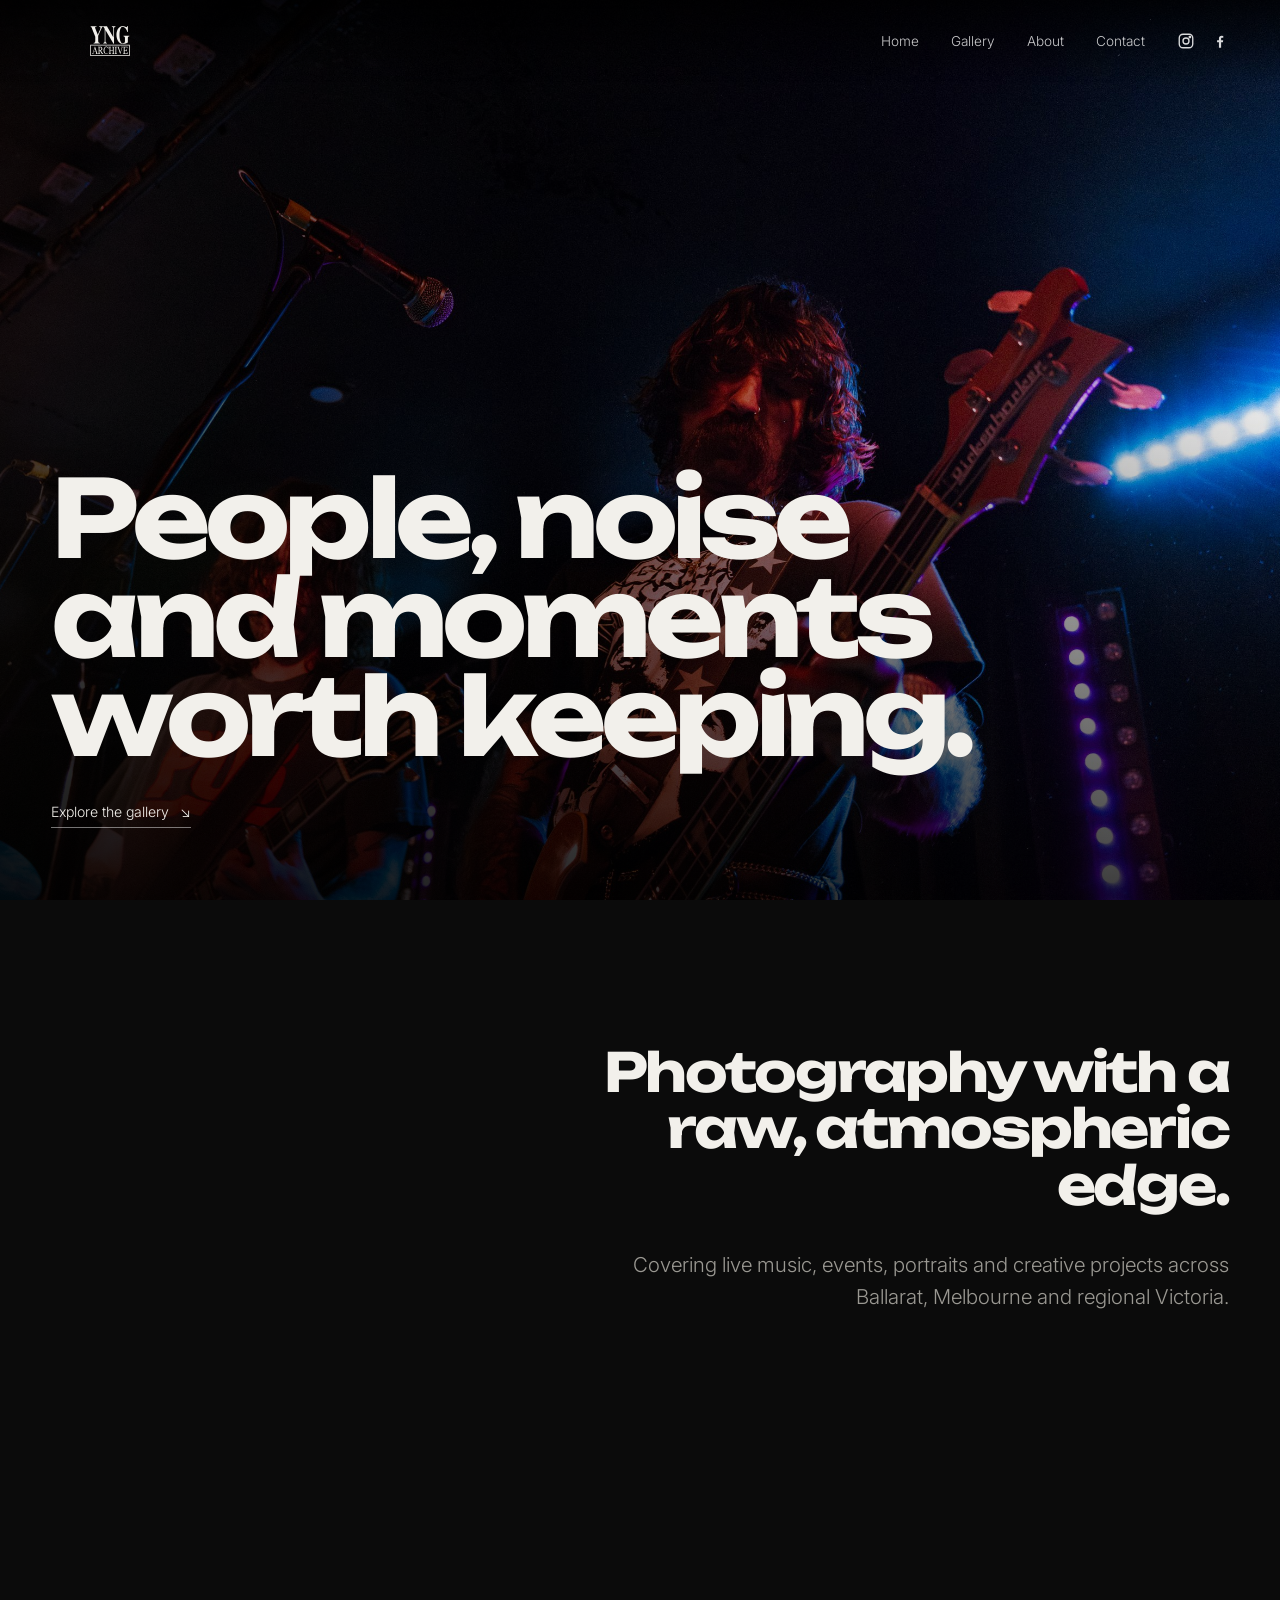
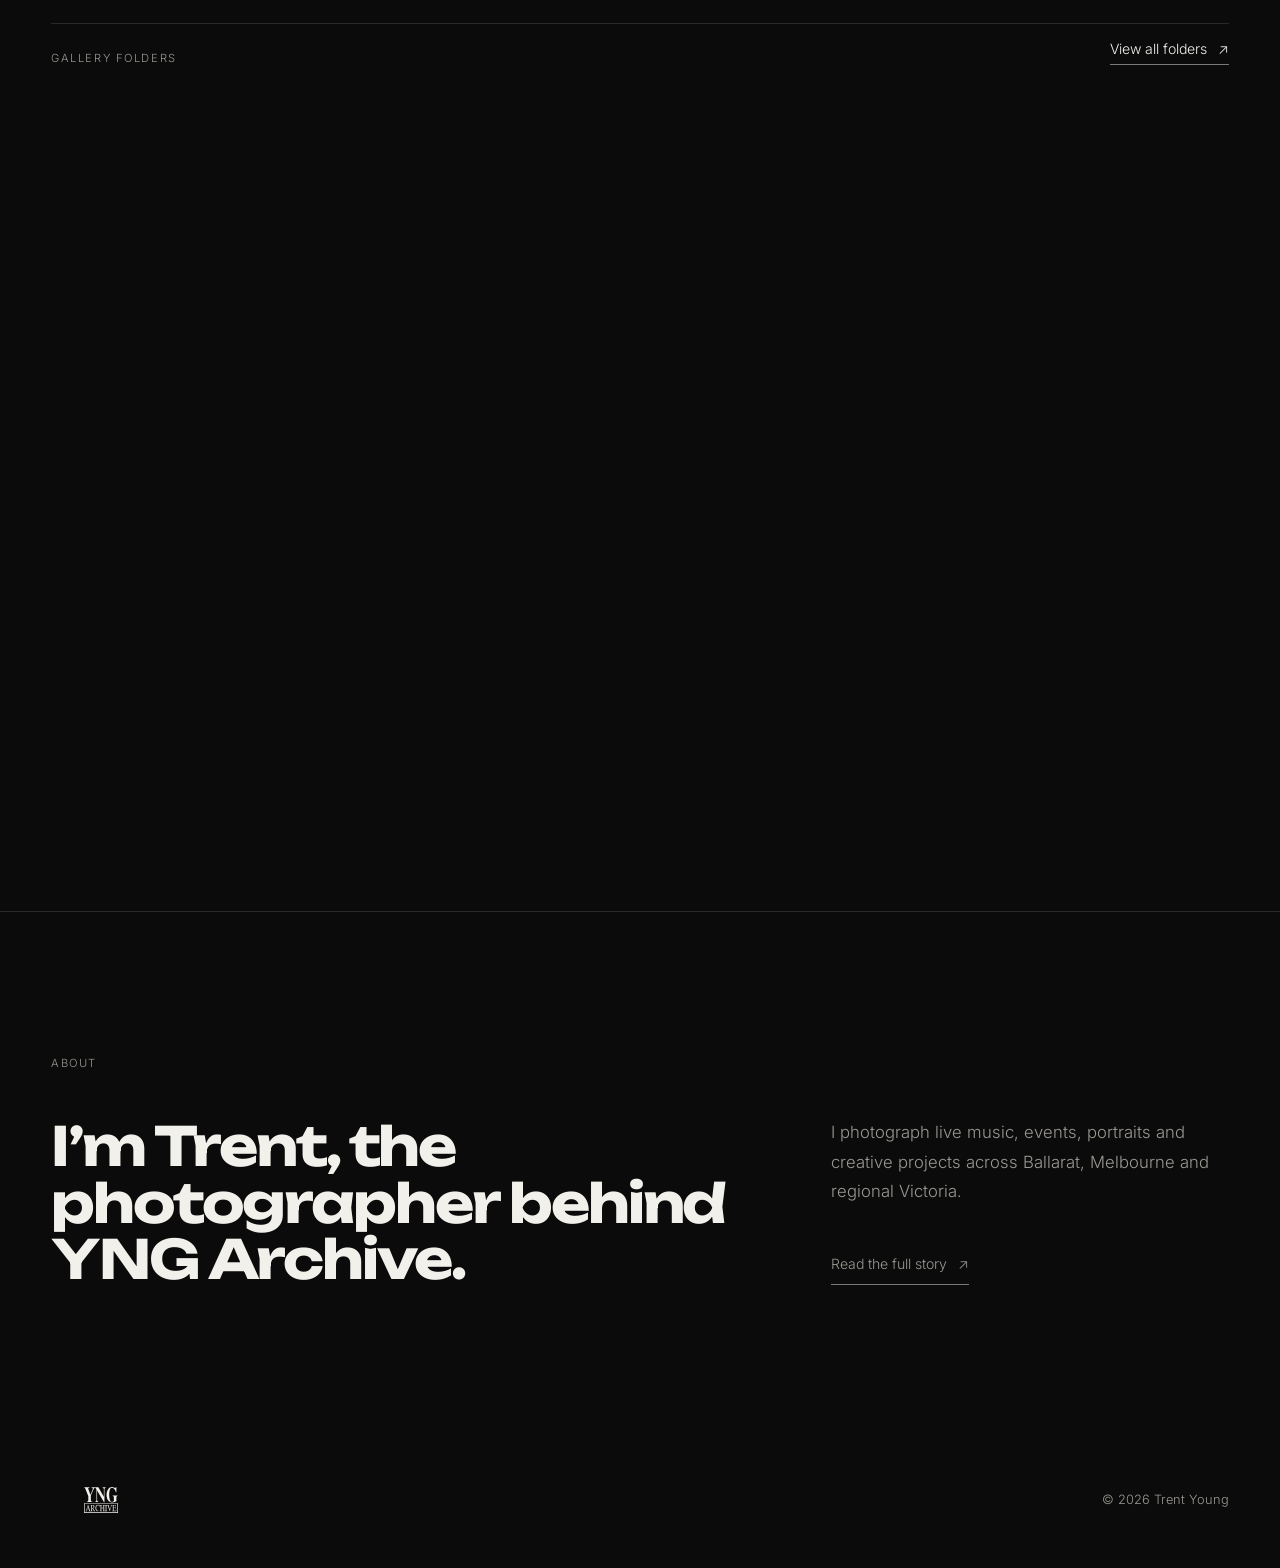
<file: index.html>
<!DOCTYPE html>
<html lang="en">
<head>
  <meta charset="UTF-8" />
  <meta name="viewport" content="width=device-width, initial-scale=1.0" />
  <meta name="description" content="YNG Archive photography by Trent Young." />
  <title>YNG Archive — Photography by Trent Young</title>
  <link rel="preconnect" href="https://fonts.googleapis.com">
  <link rel="preconnect" href="https://fonts.gstatic.com" crossorigin>
  <link href="https://fonts.googleapis.com/css2?family=Inter:wght@300;400;500;600&family=Unbounded:wght@500;600&display=swap" rel="stylesheet">
  <link rel="icon" type="image/svg+xml" href="assets/logo-main.svg" />
  <link rel="stylesheet" href="styles.css" />
</head>
<body>

<header class="site-header">
  <a class="brand" href="index.html"><span class="logo-mark" role="img" aria-label="YNG Archive"></span></a>

  <button class="menu-toggle" aria-label="Open navigation" aria-expanded="false">
    <span></span><span></span>
  </button>

  <nav class="site-nav">
    <a href="index.html">Home</a>
    <a href="gallery.html">Gallery</a>
    <a href="about.html">About</a>
    <a href="contact.html">Contact</a>
    <div class="nav-socials">
      <a href="https://www.instagram.com/yng.archive.co/" target="_blank" rel="noreferrer" aria-label="Instagram">
        <svg viewBox="0 0 24 24" fill="none" stroke="currentColor" stroke-width="1.8"><rect x="3" y="3" width="18" height="18" rx="5"/><circle cx="12" cy="12" r="4"/><circle cx="17.2" cy="6.8" r="1"/></svg>
      </a>
      <a href="https://www.facebook.com/yngarchive" target="_blank" rel="noreferrer" aria-label="Facebook">
        <svg viewBox="0 0 24 24" fill="currentColor"><path d="M13.5 21v-7.2h2.4l.36-2.8h-2.76V9.1c0-.81.22-1.36 1.39-1.36h1.48V5.23A19.8 19.8 0 0 0 14.2 5c-2.15 0-3.62 1.31-3.62 3.72v2.28H8.1v2.8h2.48V21h2.92z"/></svg>
      </a>
    </div>
  </nav>
</header>

<main>
  <section class="hero" id="home">
    <div class="hero-image" role="img" aria-label="Featured YNG Archive photograph"></div>
    <div class="hero-overlay"></div>

    <div class="hero-content">
      <h1>People, noise<br>and moments<br>worth keeping.</h1>
      <a class="text-link" href="gallery.html">Explore the gallery <span>↘</span></a>
    </div>
  </section>

  <section class="intro section-pad">
    <div>
      <h2>Photography with a raw, atmospheric edge.</h2>
      <p class="large-copy">
        Covering live music, events, portraits and creative projects across Ballarat,
        Melbourne and regional Victoria.
      </p>
    </div>
  </section>

  <section class="featured-folders section-pad">
    <div class="section-heading">
      <p class="section-label">Gallery folders</p>
      <a class="text-link" href="gallery.html">View all folders <span>↗</span></a>
    </div>

    <a class="gallery-rotator" href="gallery.html" aria-label="View the gallery">
      <img src="images/home-carousel/aenima-7.jpg" alt="Live music photograph — Aenima" style="animation-delay:0s; object-position:center 35%;" loading="eager">
      <img src="images/home-carousel/ashestoashes-17.jpg" alt="Live music photograph — Ashestoashes" style="animation-delay:3s; object-position:center 55%;" loading="lazy">
      <img src="images/home-carousel/hero-band.jpg" alt="Live music photograph — full stage" style="animation-delay:6s; object-position:center 50%;" loading="lazy">
      <img src="images/home-carousel/dscf0075-enhanced-nr.jpg" alt="Live music photograph — Dscf0075 Enhanced Nr" style="animation-delay:9s; object-position:center 18%;" loading="lazy">
      <img src="images/home-carousel/mi-sex-1.jpg" alt="Live music photograph — Mi Sex" style="animation-delay:12s; object-position:center 40%;" loading="lazy">
      <img src="images/home-carousel/mi-sex-20.jpg" alt="Live music photograph — Mi Sex" style="animation-delay:15s; object-position:center 38%;" loading="lazy">
      <img src="images/home-carousel/rubberslover-11.jpg" alt="Live music photograph — Rubberslover" style="animation-delay:18s; object-position:center 45%;" loading="lazy">
      <img src="images/home-carousel/rubberslover-2.jpg" alt="Live music photograph — Rubberslover" style="animation-delay:21s; object-position:center 30%;" loading="lazy">
      <img src="images/home-carousel/sc18.jpg" alt="Live music photograph — SC18" style="animation-delay:24s; object-position:center 40%;" loading="lazy">
      <img src="images/home-carousel/sc25.jpg" alt="Live music photograph — SC25" style="animation-delay:27s; object-position:center 30%;" loading="lazy">
      <img src="images/home-carousel/sc36.jpg" alt="Live music photograph — SC36" style="animation-delay:30s; object-position:center 35%;" loading="lazy">
      <img src="images/home-carousel/sc8.jpg" alt="Live music photograph — SC8" style="animation-delay:33s; object-position:center 20%;" loading="lazy">
      <img src="images/home-carousel/subcenter90s-27.jpg" alt="Live music photograph — Subcenter90s" style="animation-delay:36s; object-position:center 30%;" loading="lazy">
      <img src="images/home-carousel/subcenter90s-37.jpg" alt="Live music photograph — Subcenter90s" style="animation-delay:39s; object-position:center 25%;" loading="lazy">
      <img src="images/home-carousel/the-antics-volta-11.jpg" alt="Live music photograph — The Antics Volta" style="animation-delay:42s; object-position:center 30%;" loading="lazy">
      <img src="images/home-carousel/the-antics-volta-18.jpg" alt="Live music photograph — The Antics Volta" style="animation-delay:45s; object-position:center 28%;" loading="lazy">
      <img src="images/home-carousel/the-antics-volta-23.jpg" alt="Live music photograph — The Antics Volta" style="animation-delay:48s; object-position:center 32%;" loading="lazy">
      <img src="images/home-carousel/xh2f0044.jpg" alt="Live music photograph — Xh2f0044" style="animation-delay:51s; object-position:center 28%;" loading="lazy">
      <img src="images/home-carousel/zombieeaters-1.jpg" alt="Live music photograph — Zombieeaters" style="animation-delay:54s; object-position:center 50%;" loading="lazy">
      <img src="images/home-carousel/zombieeaters-17.jpg" alt="Live music photograph — Zombieeaters" style="animation-delay:57s; object-position:center 32%;" loading="lazy">
    </a>
  </section>

  <section class="about about-teaser section-pad" id="about">
    <p class="section-label">About</p>
    <div class="about-grid">
      <h2>I’m Trent, the photographer behind YNG Archive.</h2>
      <div class="about-copy">
        <p>
          I photograph live music, events, portraits and creative projects across Ballarat,
          Melbourne and regional Victoria.
        </p>
        <a class="text-link" href="about.html">Read the full story <span>↗</span></a>
      </div>
    </div>
  </section>
</main>

<footer>
  <a class="brand" href="index.html"><span class="logo-mark" role="img" aria-label="YNG Archive"></span></a>
  <p>© <span class="year"></span> Trent Young</p>
</footer>
<script src="script.js"></script>
</body></html>
</file>
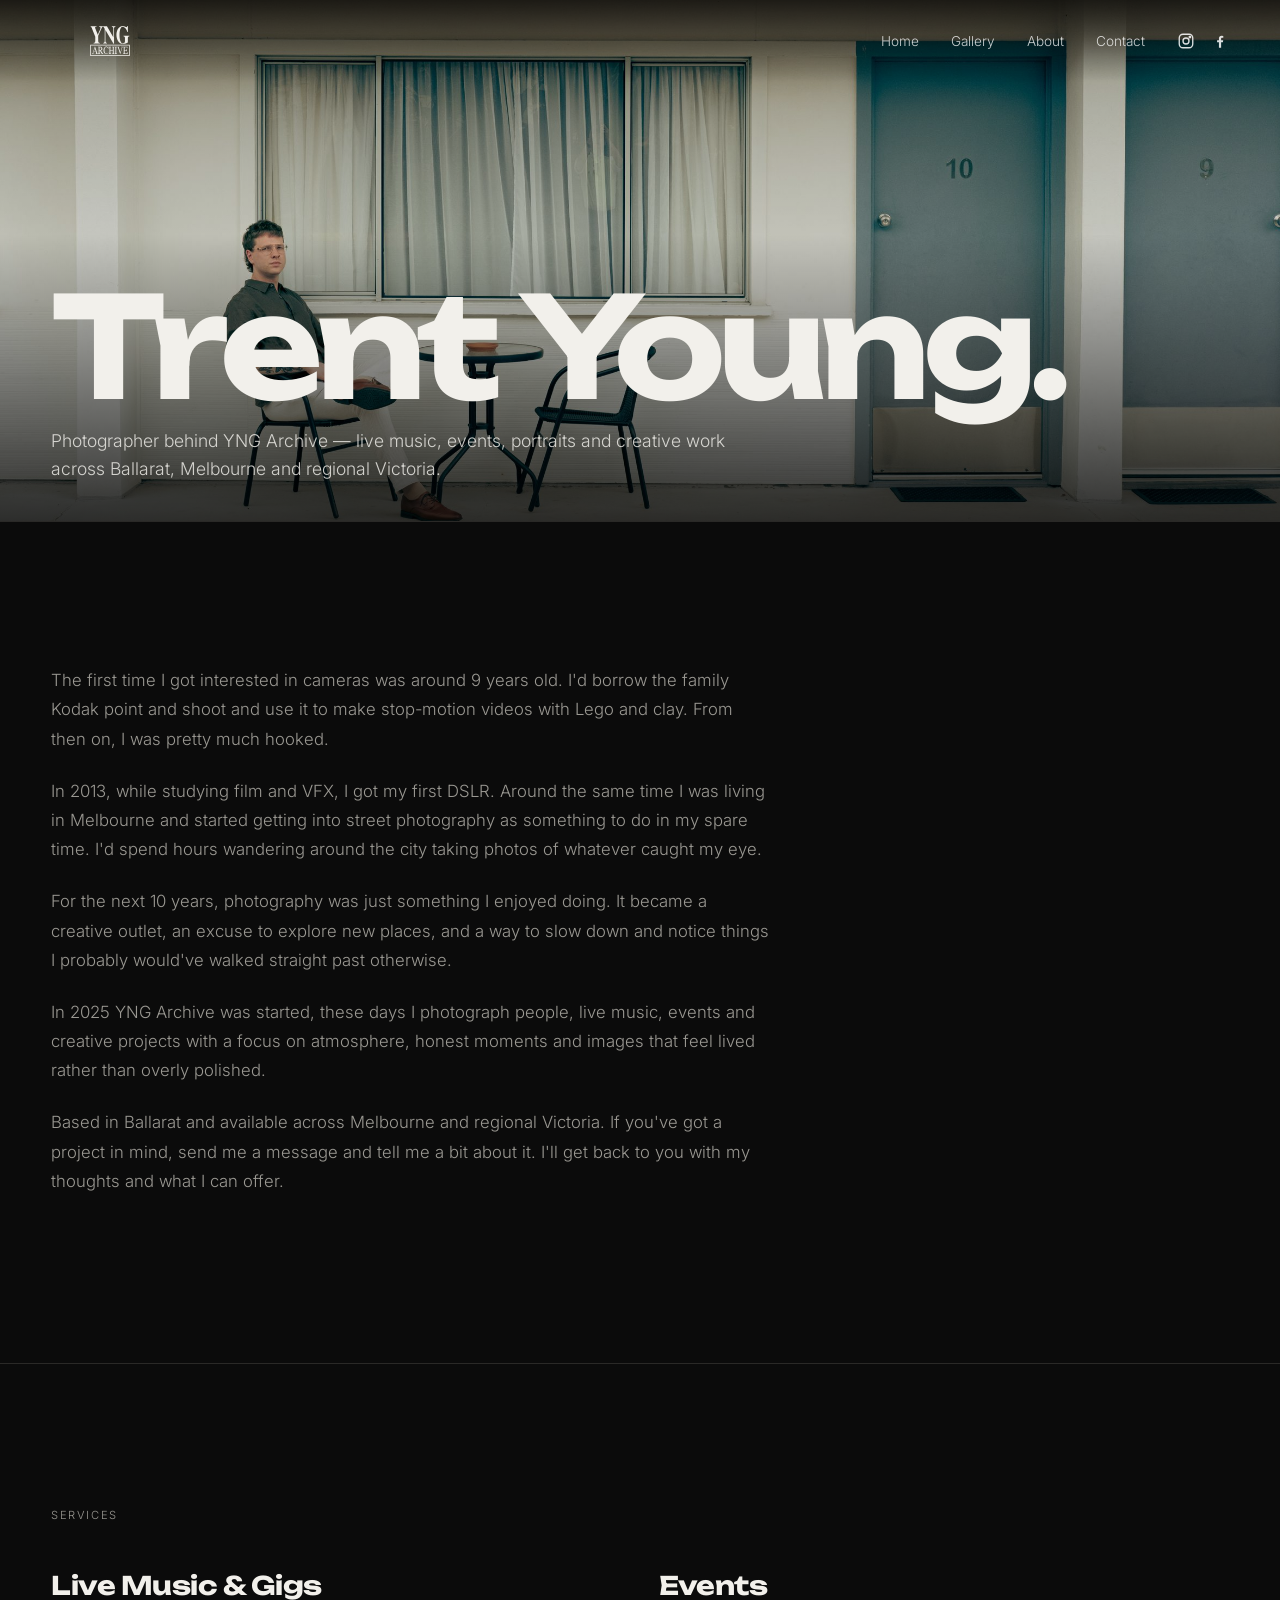
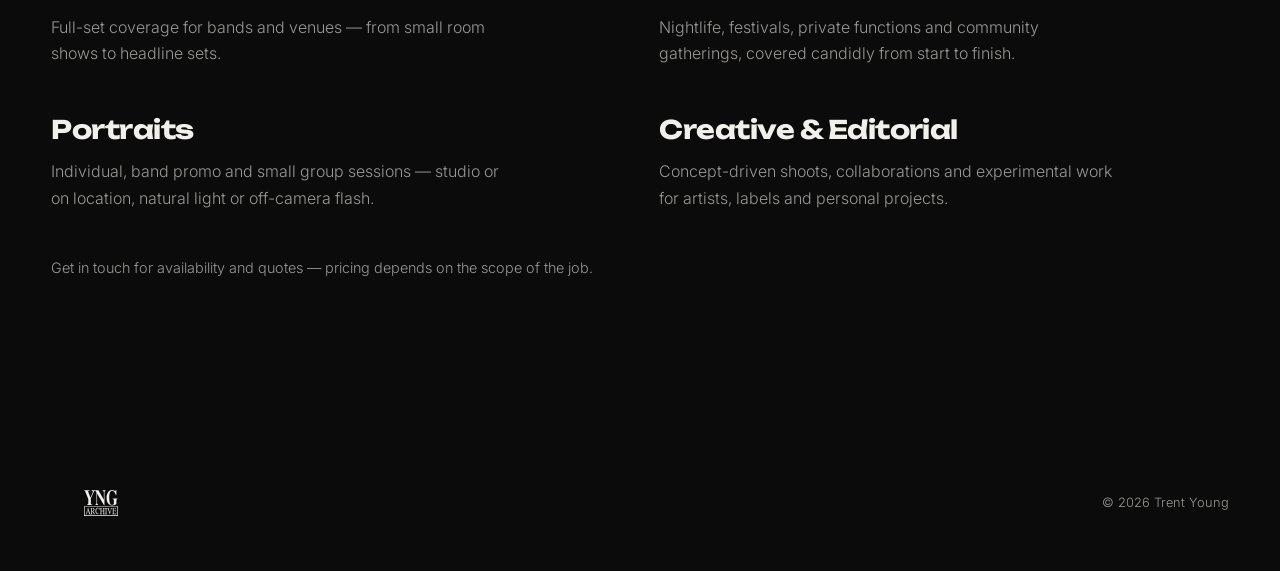
<file: about.html>
<!DOCTYPE html>
<html lang="en">
<head>
  <meta charset="UTF-8" />
  <meta name="viewport" content="width=device-width, initial-scale=1.0" />
  <meta name="description" content="About Trent Young, the photographer behind YNG Archive." />
  <title>About — YNG Archive</title>
  <link rel="preconnect" href="https://fonts.googleapis.com">
  <link rel="preconnect" href="https://fonts.gstatic.com" crossorigin>
  <link href="https://fonts.googleapis.com/css2?family=Inter:wght@300;400;500;600&family=Unbounded:wght@500;600&display=swap" rel="stylesheet">
  <link rel="icon" type="image/svg+xml" href="assets/logo-main.svg" />
  <link rel="stylesheet" href="styles.css" />
</head>
<body>

<header class="site-header">
  <a class="brand" href="index.html"><span class="logo-mark" role="img" aria-label="YNG Archive"></span></a>

  <button class="menu-toggle" aria-label="Open navigation" aria-expanded="false">
    <span></span><span></span>
  </button>

  <nav class="site-nav">
    <a href="index.html">Home</a>
    <a href="gallery.html">Gallery</a>
    <a href="about.html" aria-current="page">About</a>
    <a href="contact.html">Contact</a>
    <div class="nav-socials">
      <a href="https://www.instagram.com/yng.archive.co/" target="_blank" rel="noreferrer" aria-label="Instagram">
        <svg viewBox="0 0 24 24" fill="none" stroke="currentColor" stroke-width="1.8"><rect x="3" y="3" width="18" height="18" rx="5"/><circle cx="12" cy="12" r="4"/><circle cx="17.2" cy="6.8" r="1"/></svg>
      </a>
      <a href="https://www.facebook.com/yngarchive" target="_blank" rel="noreferrer" aria-label="Facebook">
        <svg viewBox="0 0 24 24" fill="currentColor"><path d="M13.5 21v-7.2h2.4l.36-2.8h-2.76V9.1c0-.81.22-1.36 1.39-1.36h1.48V5.23A19.8 19.8 0 0 0 14.2 5c-2.15 0-3.62 1.31-3.62 3.72v2.28H8.1v2.8h2.48V21h2.92z"/></svg>
      </a>
    </div>
  </nav>
</header>

<main>
  <section class="page-hero photo-hero">
    <div class="photo-hero-bg" style="background-image:url('images/about/trent-hero.jpg')"></div>
    <div class="photo-hero-overlay"></div>
    <h1>Trent Young.</h1>
    <p>Photographer behind YNG Archive — live music, events, portraits and creative work across Ballarat, Melbourne and regional Victoria.</p>
  </section>

  <section class="section-pad">
    <div class="about-page-copy about-page-copy--solo">
        <p>
          The first time I got interested in cameras was around 9 years old. I'd borrow the family
          Kodak point and shoot and use it to make stop-motion videos with Lego and clay. From then
          on, I was pretty much hooked.
        </p>
        <p>
          In 2013, while studying film and VFX, I got my first DSLR. Around the same time I was
          living in Melbourne and started getting into street photography as something to do in my
          spare time. I'd spend hours wandering around the city taking photos of whatever caught my
          eye.
        </p>
        <p>
          For the next 10 years, photography was just something I enjoyed doing. It became a
          creative outlet, an excuse to explore new places, and a way to slow down and notice things
          I probably would've walked straight past otherwise.
        </p>
        <p>
          In 2025 YNG Archive was started, these days I photograph people, live music, events and
          creative projects with a focus on atmosphere, honest moments and images that feel lived
          rather than overly polished.
        </p>
        <p>
          Based in Ballarat and available across Melbourne and regional Victoria. If you've got a
          project in mind, send me a message and tell me a bit about it. I'll get back to you with
          my thoughts and what I can offer.
        </p>
    </div>
  </section>

  <section class="services section-pad">
    <p class="section-label">Services</p>
    <div class="services-grid">
      <div class="service">
        <h3>Live Music & Gigs</h3>
        <p>Full-set coverage for bands and venues — from small room shows to headline sets.</p>
      </div>
      <div class="service">
        <h3>Events</h3>
        <p>Nightlife, festivals, private functions and community gatherings, covered candidly from start to finish.</p>
      </div>
      <div class="service">
        <h3>Portraits</h3>
        <p>Individual, band promo and small group sessions — studio or on location, natural light or off-camera flash.</p>
      </div>
      <div class="service">
        <h3>Creative & Editorial</h3>
        <p>Concept-driven shoots, collaborations and experimental work for artists, labels and personal projects.</p>
      </div>
    </div>
    <p class="form-note" style="margin-top:3rem; color:var(--muted); font-size:.9rem;">Get in touch for availability and quotes — pricing depends on the scope of the job.</p>
  </section>
</main>

<footer>
  <a class="brand" href="index.html"><span class="logo-mark" role="img" aria-label="YNG Archive"></span></a>
  <p>© <span class="year"></span> Trent Young</p>
</footer>
<script src="script.js"></script>
</body></html>
</file>
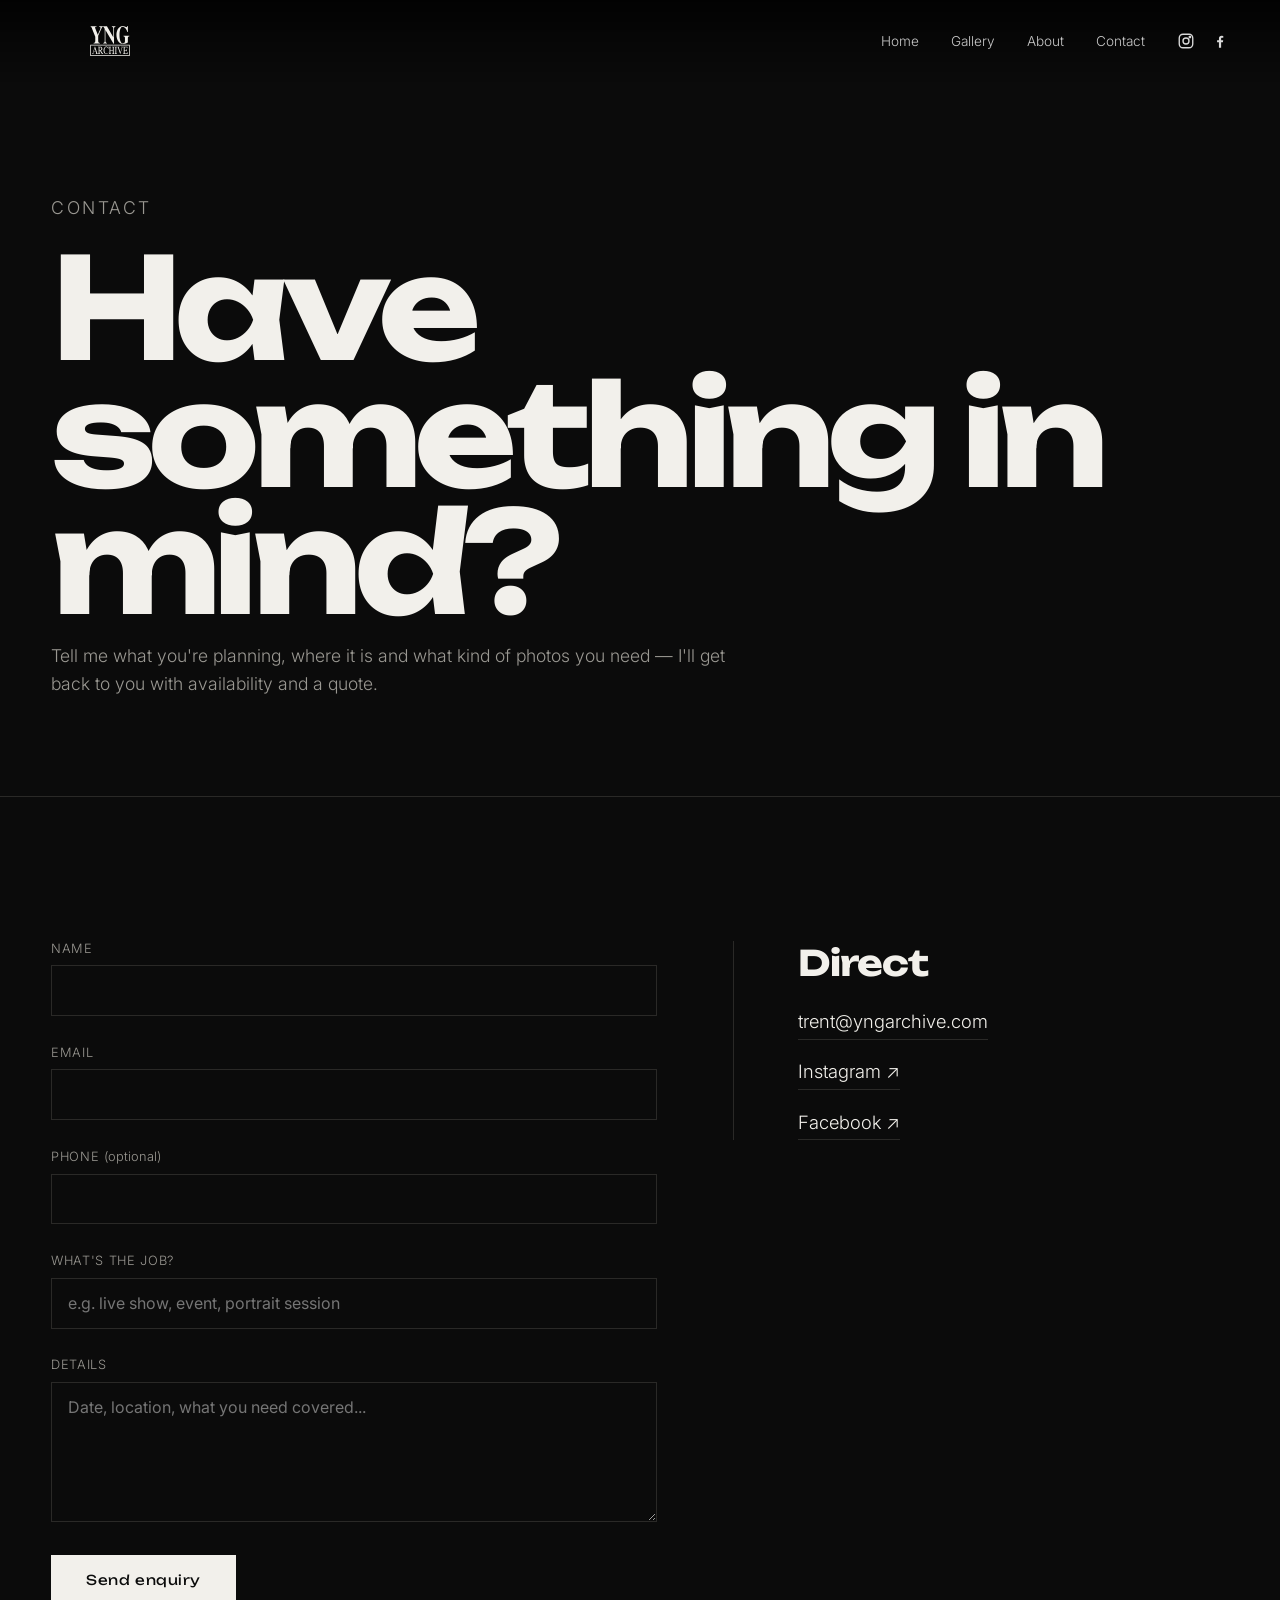
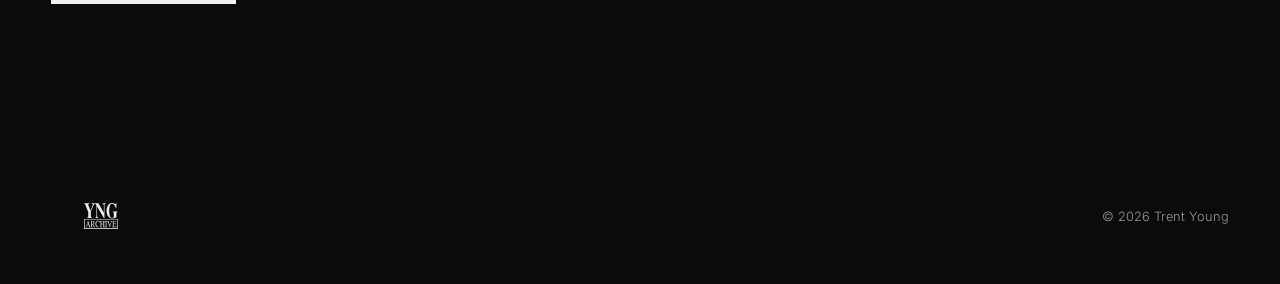
<file: contact.html>
<!DOCTYPE html>
<html lang="en">
<head>
  <meta charset="UTF-8" />
  <meta name="viewport" content="width=device-width, initial-scale=1.0" />
  <meta name="description" content="Contact YNG Archive for bookings and enquiries." />
  <title>Contact — YNG Archive</title>
  <link rel="preconnect" href="https://fonts.googleapis.com">
  <link rel="preconnect" href="https://fonts.gstatic.com" crossorigin>
  <link href="https://fonts.googleapis.com/css2?family=Inter:wght@300;400;500;600&family=Unbounded:wght@500;600&display=swap" rel="stylesheet">
  <link rel="icon" type="image/svg+xml" href="assets/logo-main.svg" />
  <link rel="stylesheet" href="styles.css" />
</head>
<body>

<header class="site-header">
  <a class="brand" href="index.html"><span class="logo-mark" role="img" aria-label="YNG Archive"></span></a>

  <button class="menu-toggle" aria-label="Open navigation" aria-expanded="false">
    <span></span><span></span>
  </button>

  <nav class="site-nav">
    <a href="index.html">Home</a>
    <a href="gallery.html">Gallery</a>
    <a href="about.html">About</a>
    <a href="contact.html" aria-current="page">Contact</a>
    <div class="nav-socials">
      <a href="https://www.instagram.com/yng.archive.co/" target="_blank" rel="noreferrer" aria-label="Instagram">
        <svg viewBox="0 0 24 24" fill="none" stroke="currentColor" stroke-width="1.8"><rect x="3" y="3" width="18" height="18" rx="5"/><circle cx="12" cy="12" r="4"/><circle cx="17.2" cy="6.8" r="1"/></svg>
      </a>
      <a href="https://www.facebook.com/yngarchive" target="_blank" rel="noreferrer" aria-label="Facebook">
        <svg viewBox="0 0 24 24" fill="currentColor"><path d="M13.5 21v-7.2h2.4l.36-2.8h-2.76V9.1c0-.81.22-1.36 1.39-1.36h1.48V5.23A19.8 19.8 0 0 0 14.2 5c-2.15 0-3.62 1.31-3.62 3.72v2.28H8.1v2.8h2.48V21h2.92z"/></svg>
      </a>
    </div>
  </nav>
</header>

<main>
  <section class="page-hero">
    <p class="eyebrow">Contact</p>
    <h1>Have something in mind?</h1>
    <p>Tell me what you're planning, where it is and what kind of photos you need — I'll get back to you with availability and a quote.</p>
  </section>

  <section class="section-pad">
    <div class="contact-page-grid">

      <form class="contact-form" action="https://api.web3forms.com/submit" method="POST">
        <input type="hidden" name="access_key" value="ea925039-ba27-409b-a7a0-34c502dc7ff0">
        <input type="hidden" name="subject" value="New enquiry from YNG Archive site">
        <input type="checkbox" name="botcheck" class="botcheck" style="display:none;" tabindex="-1" autocomplete="off">

        <div class="field">
          <label for="name">Name</label>
          <input id="name" name="name" type="text" autocomplete="name" required>
        </div>
        <div class="field">
          <label for="email">Email</label>
          <input id="email" name="email" type="email" autocomplete="email" required>
        </div>
        <div class="field">
          <label for="phone">Phone <span style="text-transform:none; letter-spacing:normal;">(optional)</span></label>
          <input id="phone" name="phone" type="tel" autocomplete="tel">
        </div>
        <div class="field">
          <label for="job-type">What's the job?</label>
          <input id="job-type" name="job-type" type="text" placeholder="e.g. live show, event, portrait session">
        </div>
        <div class="field">
          <label for="message">Details</label>
          <textarea id="message" name="message" placeholder="Date, location, what you need covered..." required></textarea>
        </div>
        <button class="contact-submit" type="submit">Send enquiry</button>
      </form>

      <div class="contact-direct">
        <h2>Direct</h2>
        <div class="contact-direct-links">
          <a href="mailto:trent@yngarchive.com">trent@yngarchive.com</a>
          <a href="https://www.instagram.com/yng.archive.co/" target="_blank" rel="noreferrer">Instagram ↗</a>
          <a href="https://www.facebook.com/yngarchive" target="_blank" rel="noreferrer">Facebook ↗</a>
        </div>
      </div>

    </div>
  </section>
</main>

<footer>
  <a class="brand" href="index.html"><span class="logo-mark" role="img" aria-label="YNG Archive"></span></a>
  <p>© <span class="year"></span> Trent Young</p>
</footer>
<script src="script.js"></script>
</body></html>
</file>
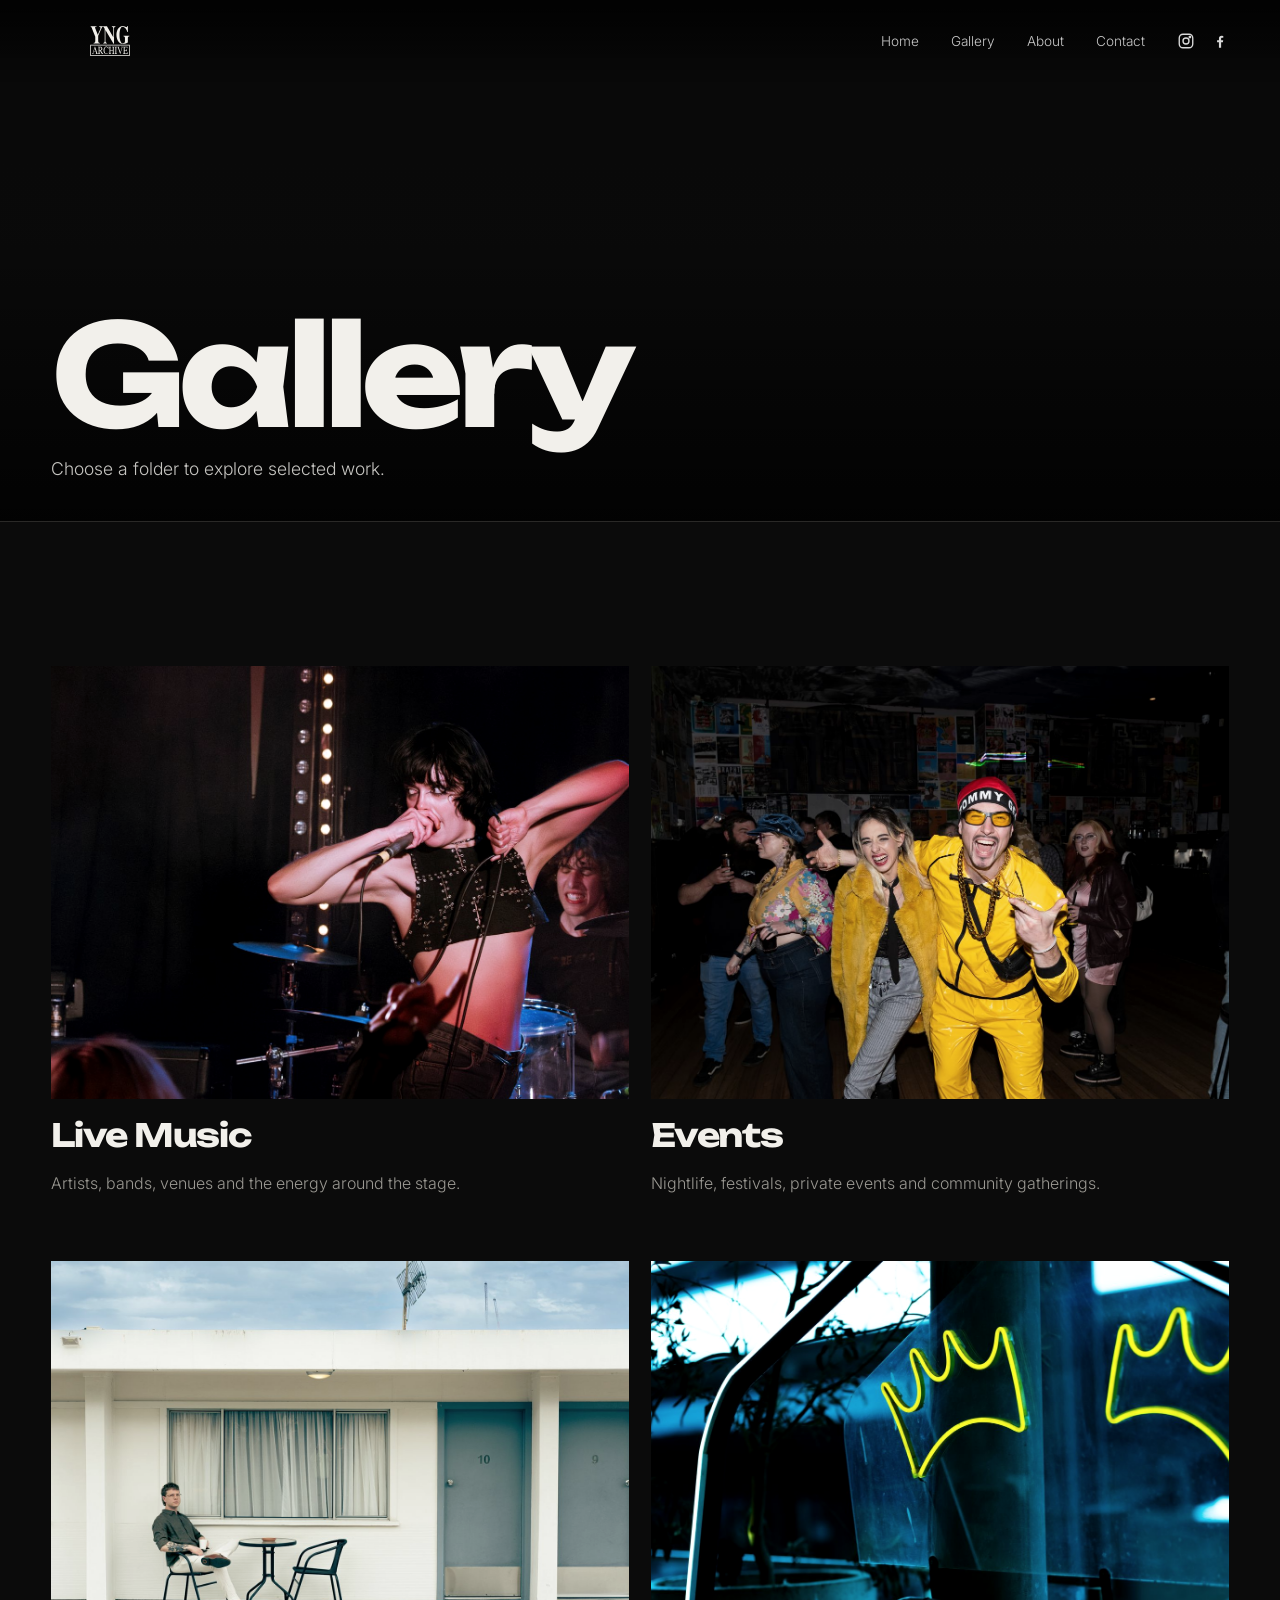
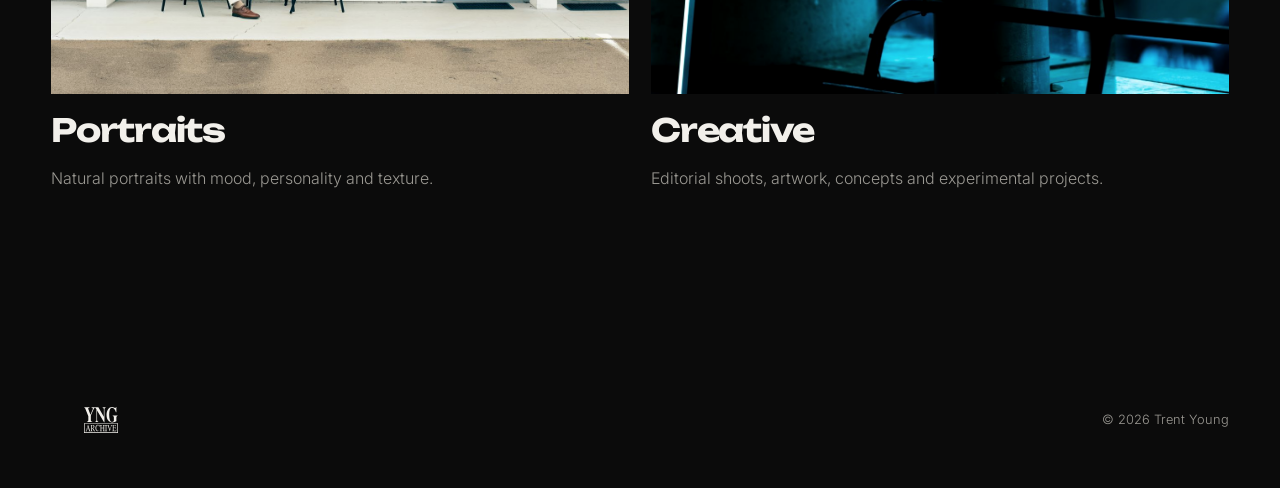
<file: gallery.html>
<!DOCTYPE html>
<html lang="en">
<head>
  <meta charset="UTF-8" />
  <meta name="viewport" content="width=device-width, initial-scale=1.0" />
  <meta name="description" content="Browse YNG Archive photography galleries." />
  <title>Gallery — YNG Archive</title>
  <link rel="preconnect" href="https://fonts.googleapis.com">
  <link rel="preconnect" href="https://fonts.gstatic.com" crossorigin>
  <link href="https://fonts.googleapis.com/css2?family=Inter:wght@300;400;500;600&family=Unbounded:wght@500;600&display=swap" rel="stylesheet">
  <link rel="icon" type="image/svg+xml" href="assets/logo-main.svg" />
  <link rel="stylesheet" href="styles.css" />
</head>
<body>

<header class="site-header">
  <a class="brand" href="index.html"><span class="logo-mark" role="img" aria-label="YNG Archive"></span></a>

  <button class="menu-toggle" aria-label="Open navigation" aria-expanded="false">
    <span></span><span></span>
  </button>

  <nav class="site-nav">
    <a href="index.html">Home</a>
    <a href="gallery.html">Gallery</a>
    <a href="about.html">About</a>
    <a href="contact.html">Contact</a>
    <div class="nav-socials">
      <a href="https://www.instagram.com/yng.archive.co/" target="_blank" rel="noreferrer" aria-label="Instagram">
        <svg viewBox="0 0 24 24" fill="none" stroke="currentColor" stroke-width="1.8"><rect x="3" y="3" width="18" height="18" rx="5"/><circle cx="12" cy="12" r="4"/><circle cx="17.2" cy="6.8" r="1"/></svg>
      </a>
      <a href="https://www.facebook.com/yngarchive" target="_blank" rel="noreferrer" aria-label="Facebook">
        <svg viewBox="0 0 24 24" fill="currentColor"><path d="M13.5 21v-7.2h2.4l.36-2.8h-2.76V9.1c0-.81.22-1.36 1.39-1.36h1.48V5.23A19.8 19.8 0 0 0 14.2 5c-2.15 0-3.62 1.31-3.62 3.72v2.28H8.1v2.8h2.48V21h2.92z"/></svg>
      </a>
    </div>
  </nav>
</header>

<main>
  <section class="page-hero photo-hero">
    <div class="gallery-rotator hero-fill" data-slot-seconds="7">
      <img src="images/home-carousel/aenima-7.jpg" alt="Live music photograph — Aenima" style="animation-delay:0s; object-position:center 35%;" loading="eager">
      <img src="images/home-carousel/ashestoashes-17.jpg" alt="Live music photograph — Ashestoashes" style="animation-delay:3s; object-position:center 55%;" loading="lazy">
      <img src="images/home-carousel/hero-band.jpg" alt="Live music photograph — full stage" style="animation-delay:6s; object-position:center 50%;" loading="lazy">
      <img src="images/home-carousel/dscf0075-enhanced-nr.jpg" alt="Live music photograph — Dscf0075 Enhanced Nr" style="animation-delay:9s; object-position:center 18%;" loading="lazy">
      <img src="images/home-carousel/mi-sex-1.jpg" alt="Live music photograph — Mi Sex" style="animation-delay:12s; object-position:center 40%;" loading="lazy">
      <img src="images/home-carousel/mi-sex-20.jpg" alt="Live music photograph — Mi Sex" style="animation-delay:15s; object-position:center 38%;" loading="lazy">
      <img src="images/home-carousel/rubberslover-11.jpg" alt="Live music photograph — Rubberslover" style="animation-delay:18s; object-position:center 45%;" loading="lazy">
      <img src="images/home-carousel/rubberslover-2.jpg" alt="Live music photograph — Rubberslover" style="animation-delay:21s; object-position:center 30%;" loading="lazy">
      <img src="images/home-carousel/sc18.jpg" alt="Live music photograph — SC18" style="animation-delay:24s; object-position:center 40%;" loading="lazy">
      <img src="images/home-carousel/sc25.jpg" alt="Live music photograph — SC25" style="animation-delay:27s; object-position:center 30%;" loading="lazy">
      <img src="images/home-carousel/sc36.jpg" alt="Live music photograph — SC36" style="animation-delay:30s; object-position:center 35%;" loading="lazy">
      <img src="images/home-carousel/sc8.jpg" alt="Live music photograph — SC8" style="animation-delay:33s; object-position:center 20%;" loading="lazy">
      <img src="images/home-carousel/subcenter90s-27.jpg" alt="Live music photograph — Subcenter90s" style="animation-delay:36s; object-position:center 30%;" loading="lazy">
      <img src="images/home-carousel/subcenter90s-37.jpg" alt="Live music photograph — Subcenter90s" style="animation-delay:39s; object-position:center 25%;" loading="lazy">
      <img src="images/home-carousel/the-antics-volta-11.jpg" alt="Live music photograph — The Antics Volta" style="animation-delay:42s; object-position:center 30%;" loading="lazy">
      <img src="images/home-carousel/the-antics-volta-18.jpg" alt="Live music photograph — The Antics Volta" style="animation-delay:45s; object-position:center 28%;" loading="lazy">
      <img src="images/home-carousel/the-antics-volta-23.jpg" alt="Live music photograph — The Antics Volta" style="animation-delay:48s; object-position:center 32%;" loading="lazy">
      <img src="images/home-carousel/xh2f0044.jpg" alt="Live music photograph — Xh2f0044" style="animation-delay:51s; object-position:center 28%;" loading="lazy">
      <img src="images/home-carousel/zombieeaters-1.jpg" alt="Live music photograph — Zombieeaters" style="animation-delay:54s; object-position:center 50%;" loading="lazy">
      <img src="images/home-carousel/zombieeaters-17.jpg" alt="Live music photograph — Zombieeaters" style="animation-delay:57s; object-position:center 32%;" loading="lazy">
    </div>
    <div class="photo-hero-overlay"></div>
    <h1>Gallery</h1>
    <p>Choose a folder to explore selected work.</p>
  </section>

  <section class="folder-grid page-grid section-pad">
    <a class="folder-card" href="live-music.html">
      <img src="images/gallery-covers/live-music.jpg" alt="Live music gallery">
      <div class="folder-meta"><h2>Live Music</h2></div>
      <p>Artists, bands, venues and the energy around the stage.</p>
    </a>

    <a class="folder-card" href="events.html">
      <img src="images/gallery-covers/events.jpg" alt="Events gallery">
      <div class="folder-meta"><h2>Events</h2></div>
      <p>Nightlife, festivals, private events and community gatherings.</p>
    </a>

    <a class="folder-card" href="portraits.html">
      <img src="images/gallery-covers/portraits.jpg" alt="Portrait gallery">
      <div class="folder-meta"><h2>Portraits</h2></div>
      <p>Natural portraits with mood, personality and texture.</p>
    </a>

    <a class="folder-card" href="creative.html">
      <img src="images/gallery-covers/creative.jpg" alt="Creative gallery">
      <div class="folder-meta"><h2>Creative</h2></div>
      <p>Editorial shoots, artwork, concepts and experimental projects.</p>
    </a>
  </section>
</main>

<footer>
  <a class="brand" href="index.html"><span class="logo-mark" role="img" aria-label="YNG Archive"></span></a>
  <p>© <span class="year"></span> Trent Young</p>
</footer>
<script src="script.js"></script>
</body></html>
</file>
<file: styles.css>
:root {
  --bg: #0b0b0b;
  --panel: #111111;
  --panel-alt: #3d3a34;
  --text: #f2f0eb;
  --muted: #9a9892;
  --line: #2a2927;
  --max: 1500px;
}

* { box-sizing: border-box; }
html { scroll-behavior: smooth; }
body { margin: 0; background: var(--bg); color: var(--text); font-family: "Inter", Arial, sans-serif; font-weight: 300; }
img { display: block; width: 100%; }
a { color: inherit; text-decoration: none; }

.site-header {
  position: fixed; inset: 0 0 auto 0; z-index: 20; height: 82px; padding: 0 4vw;
  display: flex; align-items: center; justify-content: space-between;
  background: linear-gradient(to bottom, rgba(0,0,0,.75), transparent);
}
.brand { display: inline-flex; align-items: center; font-family: "Unbounded", sans-serif; font-size: .9rem; letter-spacing: .07em; color: var(--text); }
.logo-mark {
  display: block;
  width: 118px;
  height: 30px;
  background-color: currentColor;
  -webkit-mask: url('assets/logo-main.svg') no-repeat center / contain;
  mask: url('assets/logo-main.svg') no-repeat center / contain;
}
.site-nav { display: flex; align-items: center; gap: 2rem; }
.site-nav a { font-size: .85rem; color: rgba(255,255,255,.78); }
.site-nav a:hover, .text-link:hover, .contact-links a:hover { color: #fff; }
.nav-socials { display: flex; align-items: center; gap: 1rem; }
.nav-socials a { color: #fff; display: inline-flex; opacity: .85; transition: opacity .15s ease; }
.nav-socials a:hover { opacity: 1; }
.nav-socials svg { width: 18px; height: 18px; }
.menu-toggle { display: none; border: 0; background: transparent; width: 34px; height: 28px; padding: 4px; }
.menu-toggle span { display: block; height: 1px; background: #fff; margin: 6px 0; }

.hero { min-height: 100svh; position: relative; display: flex; align-items: flex-end; overflow: hidden; }
.hero-image {
  position: absolute; inset: 0;
  background-color: var(--panel-alt);
  background-image: url("images/home/hero-coffin-volta.jpg");
  background-position: center 32%; background-repeat: no-repeat; background-size: cover;
  transform: scale(1.02);
}
.hero-overlay { position: absolute; inset: 0; background: linear-gradient(to right, rgba(0,0,0,.72), rgba(0,0,0,.08)), linear-gradient(to top, rgba(0,0,0,.72), transparent 55%); }
.hero-content { position: relative; z-index: 2; padding: 0 4vw 8vh; }
.eyebrow, .section-label { text-transform: uppercase; letter-spacing: .14em; font-size: .7rem; }
.eyebrow { margin-bottom: 1.4rem; color: var(--muted); }
.hero h1, .page-hero h1 {
  font-family: "Unbounded", sans-serif; letter-spacing: -.055em; margin: 0;
}
.hero h1 { font-size: clamp(3.4rem, 8.4vw, 9.4rem); line-height: .92; margin-bottom: 2.2rem; }
.text-link { display: inline-flex; gap: .7rem; align-items: center; font-size: .88rem; border-bottom: 1px solid rgba(255,255,255,.45); padding-bottom: .45rem; }

.section-pad { width: min(var(--max), 100%); margin: 0 auto; padding: 9rem 4vw; }
.intro { display: block; }
.intro > div { margin-left: auto; max-width: 640px; text-align: right; }
.intro h2, .about h2, .contact h2 {
  font-family: "Unbounded", sans-serif; font-size: clamp(2rem, 4.2vw, 5rem);
  line-height: 1.05; letter-spacing: -.04em; max-width: 1000px; margin: 0;
}
.large-copy { color: var(--muted); max-width: 720px; font-size: clamp(1.1rem, 1.6vw, 1.55rem); line-height: 1.6; margin-top: 2.2rem; }
.section-label { color: var(--muted); margin: 0; }
.section-heading { display: flex; justify-content: space-between; align-items: flex-end; border-top: 1px solid var(--line); padding-top: 1rem; margin-bottom: 2.5rem; }

.folder-grid { display: grid; grid-template-columns: repeat(2, minmax(0,1fr)); gap: 3rem 1.4rem; }
.folder-card { display: block; }
.folder-card img { aspect-ratio: 4/3; object-fit: cover; filter: saturate(.82) contrast(1.03); transition: transform .45s ease, filter .45s ease; }
.folder-card:hover img { transform: scale(.992); filter: saturate(1); }
.folder-meta { display: flex; align-items: baseline; justify-content: space-between; margin-top: 1rem; }
.folder-meta h2, .folder-meta h3 { margin: 0; font-family: "Unbounded", sans-serif; font-size: clamp(1.4rem, 2.5vw, 2.6rem); letter-spacing: -.04em; }
.folder-meta span { color: var(--muted); font-size: .75rem; }
.folder-card p { color: var(--muted); line-height: 1.6; max-width: 540px; }

.gallery-rotator {
  position: relative;
  display: block;
  width: 100%;
  aspect-ratio: 16/9;
  overflow: hidden;
  border-radius: 1px;
}.gallery-rotator img {
  position: absolute; inset: 0;
  width: 100%; height: 100%;
  object-fit: cover;
  opacity: 0;
  animation: gallery-rotate 60s infinite;
}

@keyframes gallery-rotate {
  0% { opacity: 0; }
  2% { opacity: 1; }
  5% { opacity: 1; }
  7% { opacity: 0; }
  100% { opacity: 0; }
}

.gallery-rotator[data-slot-seconds="5"] img { animation-duration: 100s; }

/* Slower, more pronounced crossfade for the 7s gallery banner */
.gallery-rotator[data-slot-seconds="7"] img {
  animation-name: gallery-rotate-slow;
  animation-duration: 140s;
}
@keyframes gallery-rotate-slow {
  0% { opacity: 0; }
  1.71% { opacity: 1; }
  5% { opacity: 1; }
  6.71% { opacity: 0; }
  100% { opacity: 0; }
}

@media (prefers-reduced-motion: reduce) {
  .gallery-rotator img { animation: none; opacity: 0; }
  .gallery-rotator img:first-child { opacity: 1; }
}

@media (max-width: 700px) {
  .gallery-rotator { aspect-ratio: 4/3; }
}

.about { border-top: 1px solid var(--line); }
.about-grid { display: grid; grid-template-columns: 1.7fr 1fr; gap: 8vw; margin-top: 3rem; }
.about-copy { color: var(--muted); font-size: 1.05rem; line-height: 1.75; }
.about-copy p:first-child { margin-top: 0; }
.about-teaser .about-copy .text-link { margin-top: 1.8rem; display: inline-flex; }

/* ---------- Dedicated About page ---------- */
.about-page-copy { color: var(--muted); font-size: 1.05rem; line-height: 1.75; }
.about-page-copy p:first-child { margin-top: 0; }
.about-page-copy p { margin-bottom: 1.4rem; }
.about-page-copy--solo { max-width: 720px; }

.services { border-top: 1px solid var(--line); }
.services-grid {
  display: grid;
  grid-template-columns: repeat(2, minmax(0,1fr));
  gap: 3rem 3vw;
  margin-top: 3rem;
}
.service h3 {
  font-family: "Unbounded", sans-serif;
  font-size: clamp(1.2rem, 2vw, 1.6rem);
  letter-spacing: -.02em;
  margin: 0 0 .8rem;
}
.service p { color: var(--muted); line-height: 1.65; margin: 0; max-width: 46ch; }

@media (max-width: 800px) {
  .services-grid { grid-template-columns: 1fr; gap: 2.2rem; }
}

/* ---------- Dedicated Contact page ---------- */
.contact-page-grid {
  display: grid;
  grid-template-columns: 1.1fr 0.9fr;
  gap: 6vw;
  align-items: start;
}
.contact-form .field { margin-bottom: 1.8rem; }
.contact-form label {
  display: block; font-size: .8rem; letter-spacing: .05em; text-transform: uppercase;
  color: var(--muted); margin-bottom: .6rem;
}
.contact-form input, .contact-form textarea {
  width: 100%; background: transparent;
  border: 1px solid var(--line); color: var(--text);
  font-family: "Inter", sans-serif; font-size: 1rem;
  padding: .9rem 1rem;
}
.contact-form textarea { min-height: 140px; resize: vertical; }
.contact-form input:focus, .contact-form textarea:focus { outline: 2px solid var(--text); outline-offset: 2px; }
.contact-submit {
  background: var(--text); color: var(--bg); border: 0;
  font-family: "Unbounded", sans-serif; font-size: .85rem; letter-spacing: .04em;
  padding: 1rem 2.2rem; cursor: pointer; transition: background .15s ease;
}
.contact-submit:hover { background: var(--muted); }
.contact-form-note { font-size: .8rem; color: var(--muted); margin-top: 1.2rem; line-height: 1.5; }

.contact-direct { border-left: 1px solid var(--line); padding-left: 5vw; }
.contact-direct h2 {
  font-family: "Unbounded", sans-serif; font-size: clamp(1.5rem, 3vw, 2.2rem);
  letter-spacing: -.03em; margin: 0 0 1.6rem;
}
.contact-direct-links { display: flex; flex-direction: column; gap: 1.3rem; font-size: 1.15rem; }
.contact-direct-links a {
  border-bottom: 1px solid var(--line); padding-bottom: .4rem;
  display: inline-block; width: fit-content;
}
.contact-direct-links a:hover { color: #fff; border-color: #fff; }

@media (max-width: 800px) {
  .contact-page-grid { grid-template-columns: 1fr; }
  .contact-direct { border-left: none; border-top: 1px solid var(--line); padding-left: 0; padding-top: 2.5rem; }
}

.page-hero { min-height: 58vh; padding: 11rem 4vw 5rem; display: flex; flex-direction: column; justify-content: flex-end; border-bottom: 1px solid var(--line); }
.page-hero h1 { font-size: clamp(4rem, 11vw, 10rem); line-height: .9; }
.page-hero > p { color: var(--muted); max-width: 680px; font-size: 1.1rem; line-height: 1.6; }
.gallery-hint { font-size: .85rem !important; margin-top: .6rem; opacity: .75; }
.gallery-hero { min-height: 48vh; }
.gallery-rotator.hero-fill {
  position: absolute; inset: 0;
  aspect-ratio: auto;
  width: 100%; height: 100%;
  border-radius: 0;
}

.photo-hero { position: relative; overflow: hidden; padding-bottom: 1.25rem; }
.photo-hero-bg {
  position: absolute; inset: 0;
  background-size: cover; background-position: 25% 62%;
  transform: scale(1.02);
}
.photo-hero-overlay {
  position: absolute; inset: 0;
  background: linear-gradient(to top, rgba(0,0,0,.8), rgba(0,0,0,.15) 55%, rgba(0,0,0,.25));
}
.photo-hero > .back-link, .photo-hero > .eyebrow, .photo-hero > h1, .photo-hero > p { position: relative; z-index: 2; }
.photo-hero > p { color: rgba(242,240,235,.82); }
.back-link { color: var(--muted); margin-bottom: 3rem; font-size: .85rem; }


.photo-grid { columns: 1; }
.gallery-item { break-inside: avoid; margin: 0 0 2.5rem; }
.gallery-item img { width: 100%; height: auto; object-fit: cover; filter: saturate(.85) contrast(1.02); aspect-ratio: 3/2; }
figcaption { display: flex; justify-content: space-between; margin-top: .8rem; color: var(--muted); font-size: .75rem; text-transform: uppercase; letter-spacing: .08em; }

footer { display: flex; justify-content: space-between; align-items: center; padding: 3rem 4vw; color: var(--muted); font-size: .8rem; }
footer .logo-mark { width: 100px; height: 26px; }

img.placeholder-photo {
  background-color: var(--panel-alt) !important;
  object-fit: contain !important;
  padding: 15%;
}

/* ---------- Album lightbox ---------- */
.page-shell { transition: filter .4s ease; }
.page-shell.blurred { filter: blur(18px) brightness(.65); pointer-events: none; }

.gallery-trigger, .photo-trigger {
  display: block; width: 100%; border: 0; padding: 0; margin: 0;
  background: transparent; cursor: pointer; text-align: left;
}
.gallery-trigger:focus-visible, .photo-trigger:focus-visible { outline: 2px solid var(--text); outline-offset: 4px; }

.photo-grid.natural-ratio .gallery-item img { aspect-ratio: auto; }

/* Portraits, Creative, Live Music & Events: tight 3-column masonry, like a Pixieset-style gallery */
.photo-grid[data-category="portraits"],
.photo-grid[data-category="creative"],
.photo-grid[data-category="live-music"],
.photo-grid[data-category="events"] {
  columns: 3;
  column-gap: 1rem;
}
.photo-grid[data-category="portraits"] .gallery-item,
.photo-grid[data-category="creative"] .gallery-item,
.photo-grid[data-category="live-music"] .gallery-item,
.photo-grid[data-category="events"] .gallery-item {
  margin: 0 0 1rem;
}
.gallery-item.featured-wide {
  column-span: all;
  margin-bottom: 1rem;
}
.gallery-item.featured-wide img { width: 100%; height: auto; }
@media (max-width: 1000px) {
  .photo-grid[data-category="portraits"],
  .photo-grid[data-category="creative"],
  .photo-grid[data-category="live-music"],
  .photo-grid[data-category="events"] { columns: 2; }
}
@media (max-width: 640px) {
  .photo-grid[data-category="portraits"],
  .photo-grid[data-category="creative"],
  .photo-grid[data-category="live-music"],
  .photo-grid[data-category="events"] { columns: 1; }
}
.photo-caption { display: block; margin-top: .9rem; color: var(--muted); font-size: .85rem; letter-spacing: .02em; text-transform: none; }
.gallery-status { padding: 5rem 0; text-align: center; color: var(--muted); font-size: 1.05rem; }

.lightbox {
  display: none;
  position: fixed; inset: 0; z-index: 100;
  align-items: center; justify-content: center;
  padding: 5vh 4vw;
  background: rgba(0,0,0,.35);
}
.lightbox.open { display: flex; }

.lightbox-panel {
  position: relative;
  width: min(1000px, 100%);
  max-height: 88vh;
  overflow-y: auto;
  background: var(--panel);
  border: 1px solid var(--line);
  padding: 3rem;
  opacity: 0; transform: translateY(14px) scale(.98);
  animation: lightbox-in .3s ease forwards;
}
@keyframes lightbox-in { to { opacity: 1; transform: translateY(0) scale(1); } }

.lightbox-close {
  position: absolute; top: 1.2rem; right: 1.2rem;
  width: 40px; height: 40px;
  border: 1px solid var(--line); background: transparent; color: var(--text);
  font-size: 1.4rem; line-height: 1; cursor: pointer;
  display: flex; align-items: center; justify-content: center;
}
.lightbox-close:hover { background: var(--line); }

.lightbox-header { margin-bottom: 2.2rem; border-bottom: 1px solid var(--line); padding-bottom: 1.4rem; }
.lightbox-title { font-family: "Unbounded", sans-serif; font-size: clamp(1.8rem, 4vw, 3rem); letter-spacing: -.03em; margin: 0 0 .6rem; }
.lightbox-meta { color: var(--muted); font-size: .8rem; text-transform: uppercase; letter-spacing: .1em; margin: 0; }

.lightbox-grid { display: grid; grid-template-columns: repeat(auto-fill, minmax(200px, 1fr)); gap: 1rem; }
.lightbox-thumb {
  display: block; width: 100%; border: 0; padding: 0; margin: 0;
  background: transparent; cursor: zoom-in;
}
.lightbox-thumb img {
  width: 100%; aspect-ratio: 4/5;
  background-color: var(--panel-alt);
  object-fit: contain; padding: 12%;
  transition: opacity .15s ease;
}
.lightbox-thumb:hover img { opacity: .8; }
.lightbox-thumb:focus-visible { outline: 2px solid var(--text); outline-offset: 3px; }

/* ---------- Full-size image viewer (opens on top of the album) ---------- */
.image-viewer {
  display: none;
  position: fixed; inset: 0; z-index: 200;
  align-items: center; justify-content: center;
  background: rgba(0,0,0,.92);
  padding: 6vh 6vw;
}
.image-viewer.open { display: flex; }
.viewer-image {
  max-width: 100%; max-height: 100%;
  background-color: var(--panel-alt);
  object-fit: contain;
}
.viewer-close, .viewer-nav {
  position: absolute;
  border: 1px solid var(--line);
  background: rgba(0,0,0,.4);
  color: #fff;
  cursor: pointer;
  display: flex; align-items: center; justify-content: center;
}
.viewer-close:hover, .viewer-nav:hover { background: rgba(255,255,255,.15); }
.viewer-close {
  top: 1.4rem; right: 1.4rem;
  width: 44px; height: 44px; font-size: 1.5rem; line-height: 1;
}
.viewer-nav {
  top: 50%; transform: translateY(-50%);
  width: 50px; height: 50px; font-size: 1.3rem;
}
.viewer-prev { left: 2vw; }
.viewer-next { right: 2vw; }

@media (max-width: 700px) {
  .lightbox-panel { padding: 1.8rem; }
  .viewer-nav { width: 40px; height: 40px; }
  .viewer-prev { left: 1vw; }
  .viewer-next { right: 1vw; }
}

@media (prefers-reduced-motion: reduce) {
  .lightbox-panel { animation: none; opacity: 1; transform: none; }
  .page-shell { transition: none; }
}

@media (max-width: 800px) {
  .site-header { height: 68px; }
  .menu-toggle { display: block; position: relative; z-index: 30; }
  .site-nav { position: fixed; inset: 0; background: rgba(9,9,9,.98); display: none; flex-direction: column; align-items: center; justify-content: center; gap: 2rem; }
  .site-nav.open { display: flex; }
  .site-nav a { font-family: "Unbounded", sans-serif; font-size: 1.7rem; }
  .nav-socials { gap: 2rem; margin-top: 1rem; }
  .nav-socials svg { width: 28px; height: 28px; }
  .hero-content { padding-bottom: 6vh; }
  .hero h1 { font-size: clamp(2.8rem, 14vw, 5rem); }
  .section-pad { padding: 6rem 5vw; }
  .intro, .about-grid, .folder-grid { grid-template-columns: 1fr; }
  .section-heading { display: block; }
  .section-heading .text-link { margin-top: 1rem; }
  .page-hero { min-height: 48vh; padding-top: 9rem; }
  .page-hero h1 { font-size: clamp(3.2rem, 15vw, 5.5rem); }
  footer { align-items: flex-start; gap: 2rem; }
}
</file>
